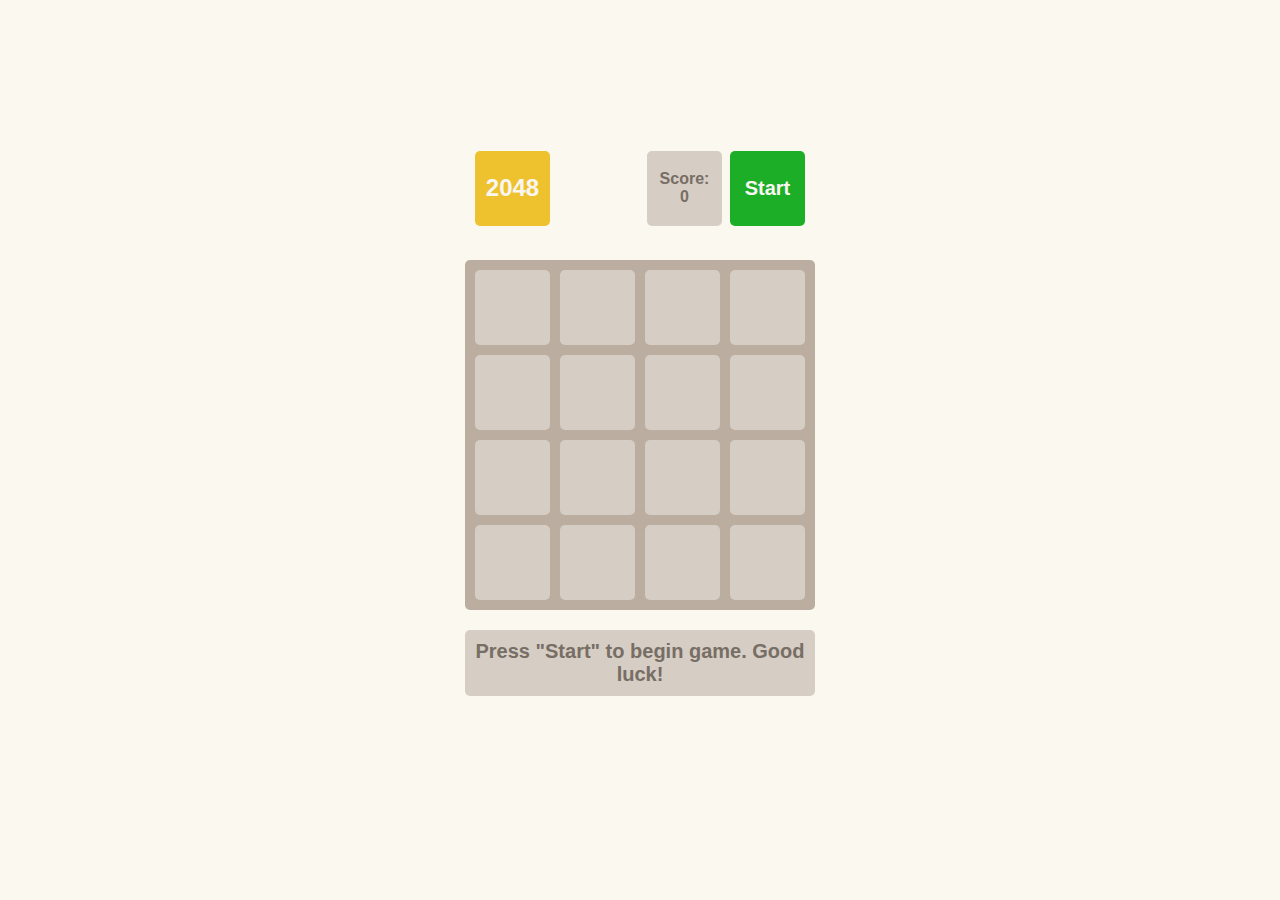
<file: index.html>
<!DOCTYPE html><html lang="en"><head><meta charset="UTF-8"><meta name="viewport" content="width=device-width, initial-scale=1.0"><title>2048</title><link rel="icon" href="2048.73e2ab72.svg"><link rel="stylesheet" href="main.0a7a7550.css"></head><body> <div class="container"> <div class="game-header"> <h1>2048</h1> <div class="controls"> <p class="info">Score: <span class="game-score">0</span></p> <button class="button start">Start</button> </div> </div> <table class="game-field"> <tbody> <tr class="field-row"> <td class="field-cell"></td> <td class="field-cell"></td> <td class="field-cell"></td> <td class="field-cell"></td> </tr> <tr class="field-row"> <td class="field-cell"></td> <td class="field-cell"></td> <td class="field-cell"></td> <td class="field-cell"></td> </tr> <tr class="field-row"> <td class="field-cell"></td> <td class="field-cell"></td> <td class="field-cell"></td> <td class="field-cell"></td> </tr> <tr class="field-row"> <td class="field-cell"></td> <td class="field-cell"></td> <td class="field-cell"></td> <td class="field-cell"></td> </tr> </tbody> </table> <div class="message-container"> <p class="message message-lose hidden">You lose! Restart the game?</p> <p class="message message-win hidden">Winner! Congrats! You did it!</p> <p class="message message-start"> Press "Start" to begin game. Good luck! </p> </div> </div> <script type="text/javascript" src="main.9bd2eb55.js"></script> </body></html>
</file>
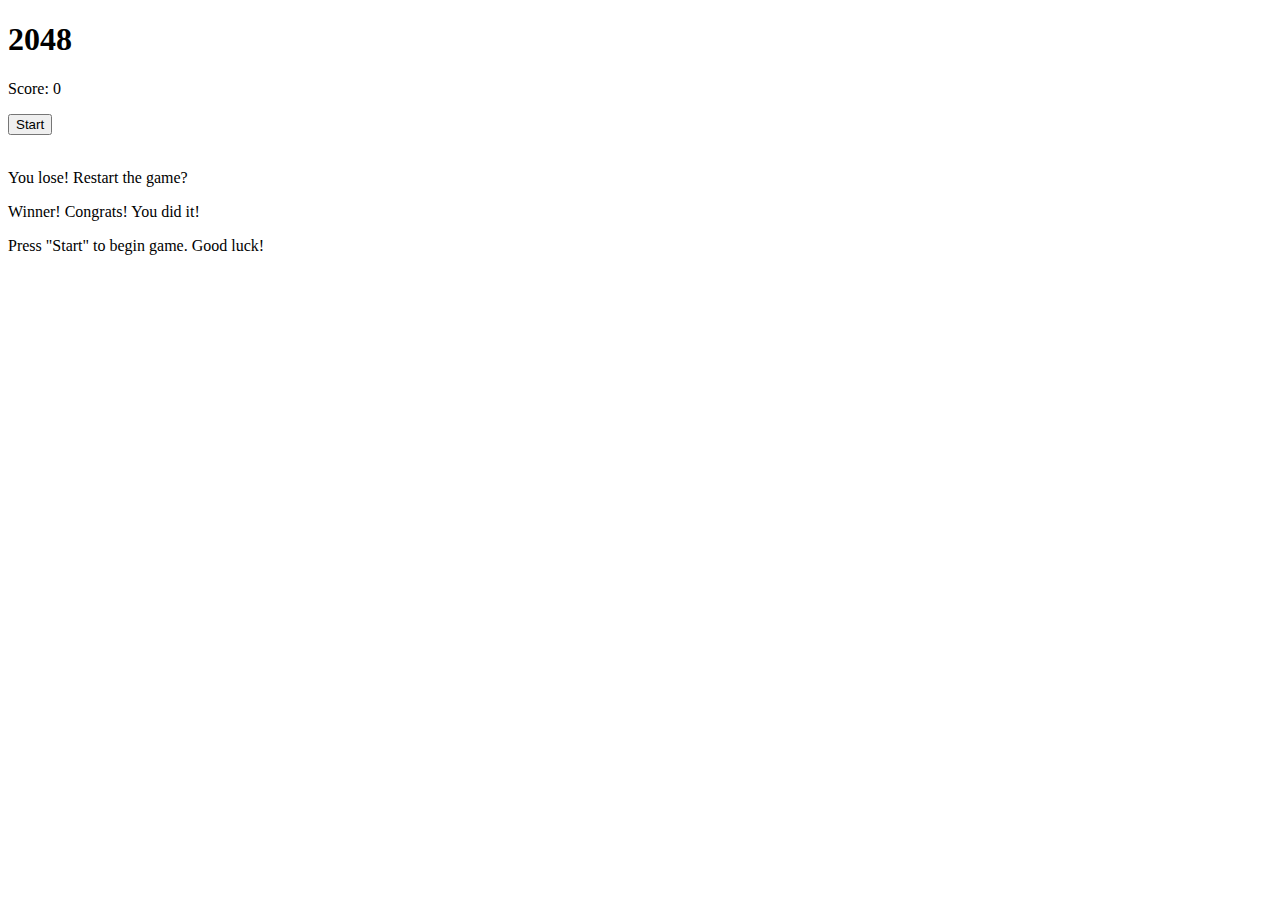
<file: src/index.html>
<!DOCTYPE html>
<html lang="en">
  <head>
    <meta charset="UTF-8">
    <meta name="viewport" content="width=device-width, initial-scale=1.0">
    <title>2048</title>
    <link rel="icon" href="./images/2048.svg">
    <link rel="stylesheet" href="./styles/main.scss">
  </head>
  <body>
    <div class="container">
      <div class="game-header">
        <h1>2048</h1>
        <div class="controls">
          <p class="info">Score: <span class="game-score">0</span></p>
          <button class="button start">Start</button>
        </div>
      </div>

      <table class="game-field">
        <tbody>
          <tr class="field-row">
            <td class="field-cell"></td>
            <td class="field-cell"></td>
            <td class="field-cell"></td>
            <td class="field-cell"></td>
          </tr>

          <tr class="field-row">
            <td class="field-cell"></td>
            <td class="field-cell"></td>
            <td class="field-cell"></td>
            <td class="field-cell"></td>
          </tr>

          <tr class="field-row">
            <td class="field-cell"></td>
            <td class="field-cell"></td>
            <td class="field-cell"></td>
            <td class="field-cell"></td>
          </tr>

          <tr class="field-row">
            <td class="field-cell"></td>
            <td class="field-cell"></td>
            <td class="field-cell"></td>
            <td class="field-cell"></td>
          </tr>
        </tbody>
      </table>

      <div class="message-container">
        <p class="message message-lose hidden">You lose! Restart the game?</p>
        <p class="message message-win hidden">Winner! Congrats! You did it!</p>
        <p class="message message-start">
          Press "Start" to begin game. Good luck!
        </p>
      </div>
    </div>
    <script type="text/javascript" src="scripts/main.js"></script>
  </body>
</html>
</file>
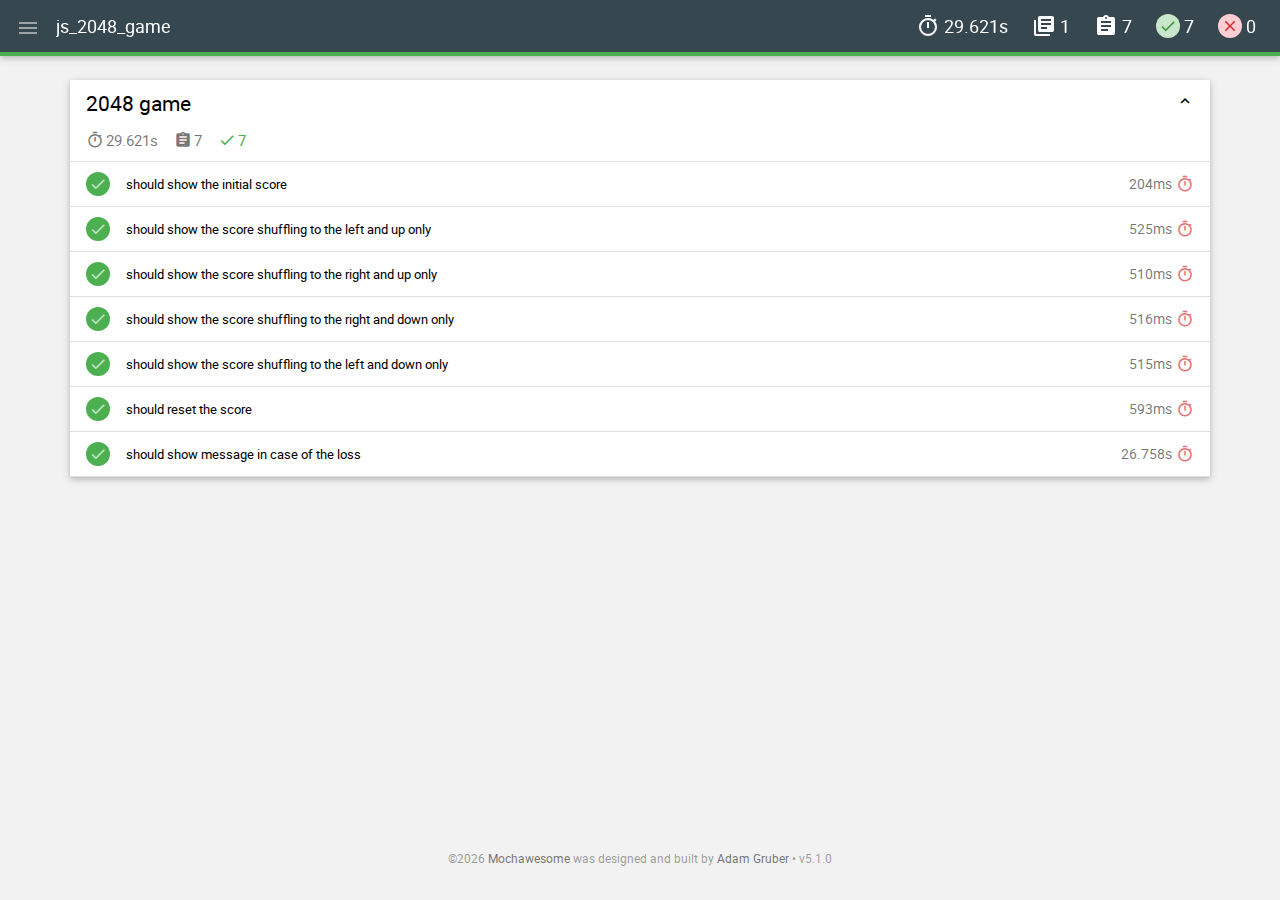
<file: reports/report.html>
<!doctype html>
<html lang="en"><head><meta charSet="utf-8"/><meta http-equiv="X-UA-Compatible" content="IE=edge"/><meta name="viewport" content="width=device-width, initial-scale=1"/><title>Mochawesome Report</title><link rel="stylesheet" href="assets\app.css"/></head><body data-raw="{&quot;stats&quot;:{&quot;suites&quot;:1,&quot;tests&quot;:7,&quot;passes&quot;:7,&quot;pending&quot;:0,&quot;failures&quot;:0,&quot;start&quot;:&quot;2023-10-03T12:51:24.434Z&quot;,&quot;end&quot;:&quot;2023-10-03T12:51:54.105Z&quot;,&quot;duration&quot;:29621,&quot;testsRegistered&quot;:7,&quot;passPercent&quot;:100,&quot;pendingPercent&quot;:0,&quot;other&quot;:0,&quot;hasOther&quot;:false,&quot;skipped&quot;:0,&quot;hasSkipped&quot;:false},&quot;results&quot;:[{&quot;uuid&quot;:&quot;a9f1de8e-6ad4-4aa9-8d75-a6c9b8a07dc5&quot;,&quot;title&quot;:&quot;&quot;,&quot;fullFile&quot;:&quot;cypress\\integration\\js2048Game.spec.js&quot;,&quot;file&quot;:&quot;cypress\\integration\\js2048Game.spec.js&quot;,&quot;beforeHooks&quot;:[],&quot;afterHooks&quot;:[],&quot;tests&quot;:[],&quot;suites&quot;:[{&quot;uuid&quot;:&quot;efd334ea-1a59-4285-8db4-b441a5cbff2f&quot;,&quot;title&quot;:&quot;2048 game&quot;,&quot;fullFile&quot;:&quot;&quot;,&quot;file&quot;:&quot;&quot;,&quot;beforeHooks&quot;:[],&quot;afterHooks&quot;:[],&quot;tests&quot;:[{&quot;title&quot;:&quot;should show the initial score&quot;,&quot;fullTitle&quot;:&quot;2048 game should show the initial score&quot;,&quot;timedOut&quot;:null,&quot;duration&quot;:204,&quot;state&quot;:&quot;passed&quot;,&quot;speed&quot;:&quot;slow&quot;,&quot;pass&quot;:true,&quot;fail&quot;:false,&quot;pending&quot;:false,&quot;context&quot;:null,&quot;code&quot;:&quot;cy.get(&#x27;.button.start&#x27;).click();\ncy.get(&#x27;.game-score&#x27;).should(&#x27;have.value&#x27;, &#x27;&#x27;);&quot;,&quot;err&quot;:{},&quot;uuid&quot;:&quot;d9ea4096-6886-4c31-ba5e-cd304159ecb9&quot;,&quot;parentUUID&quot;:&quot;efd334ea-1a59-4285-8db4-b441a5cbff2f&quot;,&quot;isHook&quot;:false,&quot;skipped&quot;:false},{&quot;title&quot;:&quot;should show the score shuffling to the left and up only&quot;,&quot;fullTitle&quot;:&quot;2048 game should show the score shuffling to the left and up only&quot;,&quot;timedOut&quot;:null,&quot;duration&quot;:525,&quot;state&quot;:&quot;passed&quot;,&quot;speed&quot;:&quot;slow&quot;,&quot;pass&quot;:true,&quot;fail&quot;:false,&quot;pending&quot;:false,&quot;context&quot;:null,&quot;code&quot;:&quot;cy.shuffleBoxes(&#x27;{leftArrow}&#x27;, &#x27;{upArrow}&#x27;, 3);\ncy.get(&#x27;.game-score&#x27;).invoke(&#x27;text&#x27;).then(parseFloat).should(&#x27;be.gt&#x27;, 1);&quot;,&quot;err&quot;:{},&quot;uuid&quot;:&quot;11101725-cc71-4ea1-9a1b-0b37fcac56b5&quot;,&quot;parentUUID&quot;:&quot;efd334ea-1a59-4285-8db4-b441a5cbff2f&quot;,&quot;isHook&quot;:false,&quot;skipped&quot;:false},{&quot;title&quot;:&quot;should show the score shuffling to the right and up only&quot;,&quot;fullTitle&quot;:&quot;2048 game should show the score shuffling to the right and up only&quot;,&quot;timedOut&quot;:null,&quot;duration&quot;:510,&quot;state&quot;:&quot;passed&quot;,&quot;speed&quot;:&quot;slow&quot;,&quot;pass&quot;:true,&quot;fail&quot;:false,&quot;pending&quot;:false,&quot;context&quot;:null,&quot;code&quot;:&quot;cy.shuffleBoxes(&#x27;{rightArrow}&#x27;, &#x27;{upArrow}&#x27;, 3);\ncy.get(&#x27;.game-score&#x27;).invoke(&#x27;text&#x27;).then(parseFloat).should(&#x27;be.gt&#x27;, 1);&quot;,&quot;err&quot;:{},&quot;uuid&quot;:&quot;f251aead-8060-4097-80f6-adb6c913387c&quot;,&quot;parentUUID&quot;:&quot;efd334ea-1a59-4285-8db4-b441a5cbff2f&quot;,&quot;isHook&quot;:false,&quot;skipped&quot;:false},{&quot;title&quot;:&quot;should show the score shuffling to the right and down only&quot;,&quot;fullTitle&quot;:&quot;2048 game should show the score shuffling to the right and down only&quot;,&quot;timedOut&quot;:null,&quot;duration&quot;:516,&quot;state&quot;:&quot;passed&quot;,&quot;speed&quot;:&quot;slow&quot;,&quot;pass&quot;:true,&quot;fail&quot;:false,&quot;pending&quot;:false,&quot;context&quot;:null,&quot;code&quot;:&quot;cy.shuffleBoxes(&#x27;{rightArrow}&#x27;, &#x27;{downArrow}&#x27;, 3);\ncy.get(&#x27;.game-score&#x27;).invoke(&#x27;text&#x27;).then(parseFloat).should(&#x27;be.gt&#x27;, 1);&quot;,&quot;err&quot;:{},&quot;uuid&quot;:&quot;7c4bb510-8795-40c6-868f-7039d4a87762&quot;,&quot;parentUUID&quot;:&quot;efd334ea-1a59-4285-8db4-b441a5cbff2f&quot;,&quot;isHook&quot;:false,&quot;skipped&quot;:false},{&quot;title&quot;:&quot;should show the score shuffling to the left and down only&quot;,&quot;fullTitle&quot;:&quot;2048 game should show the score shuffling to the left and down only&quot;,&quot;timedOut&quot;:null,&quot;duration&quot;:515,&quot;state&quot;:&quot;passed&quot;,&quot;speed&quot;:&quot;slow&quot;,&quot;pass&quot;:true,&quot;fail&quot;:false,&quot;pending&quot;:false,&quot;context&quot;:null,&quot;code&quot;:&quot;cy.shuffleBoxes(&#x27;{leftArrow}&#x27;, &#x27;{downArrow}&#x27;, 3);\ncy.get(&#x27;.game-score&#x27;).invoke(&#x27;text&#x27;).then(parseFloat).should(&#x27;be.gt&#x27;, 1);&quot;,&quot;err&quot;:{},&quot;uuid&quot;:&quot;babb09dc-c0cb-4239-8ce2-a82d49dc8425&quot;,&quot;parentUUID&quot;:&quot;efd334ea-1a59-4285-8db4-b441a5cbff2f&quot;,&quot;isHook&quot;:false,&quot;skipped&quot;:false},{&quot;title&quot;:&quot;should reset the score&quot;,&quot;fullTitle&quot;:&quot;2048 game should reset the score&quot;,&quot;timedOut&quot;:null,&quot;duration&quot;:593,&quot;state&quot;:&quot;passed&quot;,&quot;speed&quot;:&quot;slow&quot;,&quot;pass&quot;:true,&quot;fail&quot;:false,&quot;pending&quot;:false,&quot;context&quot;:null,&quot;code&quot;:&quot;cy.shuffleBoxes(&#x27;{leftArrow}&#x27;, &#x27;{downArrow}&#x27;, 3);\ncy.get(&#x27;.game-score&#x27;).invoke(&#x27;text&#x27;).then(parseFloat).should(&#x27;be.gt&#x27;, 1);\ncy.get(&#x27;.button.restart&#x27;).click();\ncy.get(&#x27;.game-score&#x27;).should(&#x27;have.value&#x27;, &#x27;&#x27;);&quot;,&quot;err&quot;:{},&quot;uuid&quot;:&quot;cf47ce5a-8dbc-4cf2-8b89-b8b13165b4f6&quot;,&quot;parentUUID&quot;:&quot;efd334ea-1a59-4285-8db4-b441a5cbff2f&quot;,&quot;isHook&quot;:false,&quot;skipped&quot;:false},{&quot;title&quot;:&quot;should show message in case of the loss&quot;,&quot;fullTitle&quot;:&quot;2048 game should show message in case of the loss&quot;,&quot;timedOut&quot;:null,&quot;duration&quot;:26758,&quot;state&quot;:&quot;passed&quot;,&quot;speed&quot;:&quot;slow&quot;,&quot;pass&quot;:true,&quot;fail&quot;:false,&quot;pending&quot;:false,&quot;context&quot;:null,&quot;code&quot;:&quot;cy.get(&#x27;.button.start&#x27;).click();\nfor (var n = 0; n &lt; 100; n++) {\n  cy.get(&#x27;body&#x27;).type(&#x27;{rightArrow}&#x27;);\n  cy.get(&#x27;body&#x27;).type(&#x27;{downArrow}&#x27;);\n  cy.get(&#x27;body&#x27;).type(&#x27;{leftArrow}&#x27;);\n  cy.get(&#x27;body&#x27;).type(&#x27;{upArrow}&#x27;);\n}\ncy.contains(&#x27;You lose! Restart the game?&#x27;).should(&#x27;be.visible&#x27;);&quot;,&quot;err&quot;:{},&quot;uuid&quot;:&quot;63d82822-84d2-4a80-ac15-53ccf161dbe8&quot;,&quot;parentUUID&quot;:&quot;efd334ea-1a59-4285-8db4-b441a5cbff2f&quot;,&quot;isHook&quot;:false,&quot;skipped&quot;:false}],&quot;suites&quot;:[],&quot;passes&quot;:[&quot;d9ea4096-6886-4c31-ba5e-cd304159ecb9&quot;,&quot;11101725-cc71-4ea1-9a1b-0b37fcac56b5&quot;,&quot;f251aead-8060-4097-80f6-adb6c913387c&quot;,&quot;7c4bb510-8795-40c6-868f-7039d4a87762&quot;,&quot;babb09dc-c0cb-4239-8ce2-a82d49dc8425&quot;,&quot;cf47ce5a-8dbc-4cf2-8b89-b8b13165b4f6&quot;,&quot;63d82822-84d2-4a80-ac15-53ccf161dbe8&quot;],&quot;failures&quot;:[],&quot;pending&quot;:[],&quot;skipped&quot;:[],&quot;duration&quot;:29621,&quot;root&quot;:false,&quot;rootEmpty&quot;:false,&quot;_timeout&quot;:2000}],&quot;passes&quot;:[],&quot;failures&quot;:[],&quot;pending&quot;:[],&quot;skipped&quot;:[],&quot;duration&quot;:0,&quot;root&quot;:true,&quot;rootEmpty&quot;:true,&quot;_timeout&quot;:2000}],&quot;meta&quot;:{&quot;mocha&quot;:{&quot;version&quot;:&quot;7.0.1&quot;},&quot;mochawesome&quot;:{&quot;options&quot;:{&quot;quiet&quot;:false,&quot;reportFilename&quot;:&quot;mochawesome&quot;,&quot;saveHtml&quot;:false,&quot;saveJson&quot;:true,&quot;consoleReporter&quot;:&quot;spec&quot;,&quot;useInlineDiffs&quot;:false,&quot;code&quot;:true},&quot;version&quot;:&quot;6.2.1&quot;},&quot;marge&quot;:{&quot;options&quot;:{&quot;reportDir&quot;:&quot;raw_reports&quot;,&quot;overwrite&quot;:false,&quot;html&quot;:false,&quot;json&quot;:true},&quot;version&quot;:&quot;5.1.0&quot;}}}" data-config="{&quot;reportFilename&quot;:&quot;report&quot;,&quot;reportDir&quot;:&quot;C:\\Users\\MrPogoreniym\\projects\\js_2048_game\\reports&quot;,&quot;reportTitle&quot;:&quot;js_2048_game&quot;,&quot;reportPageTitle&quot;:&quot;Mochawesome Report&quot;,&quot;inline&quot;:false,&quot;inlineAssets&quot;:false,&quot;cdn&quot;:false,&quot;charts&quot;:false,&quot;enableCharts&quot;:false,&quot;code&quot;:true,&quot;enableCode&quot;:true,&quot;autoOpen&quot;:false,&quot;overwrite&quot;:true,&quot;timestamp&quot;:false,&quot;ts&quot;:false,&quot;showPassed&quot;:true,&quot;showFailed&quot;:true,&quot;showPending&quot;:true,&quot;showSkipped&quot;:false,&quot;showHooks&quot;:&quot;failed&quot;,&quot;saveJson&quot;:false,&quot;saveHtml&quot;:true,&quot;dev&quot;:false,&quot;assetsDir&quot;:&quot;C:\\Users\\MrPogoreniym\\projects\\js_2048_game\\reports\\assets&quot;,&quot;htmlFile&quot;:&quot;C:\\Users\\MrPogoreniym\\projects\\js_2048_game\\reports\\report.html&quot;}"><div id="report"></div><script src="assets\app.js"></script></body></html>
</file>
<file: main.0a7a7550.css>
body{margin:0;display:flex;align-items:center;justify-content:center;min-height:100vh;background:#fbf8ef;font-family:sans-serif;font-size:24px;font-weight:900}.field-cell{background:#d6cdc4;width:75px;height:75px;border-radius:5px;color:#776e65;box-sizing:border-box;text-align:center;vertical-align:center;user-select:none;transition:all .15s ease}.field-cell--2{background:#eee4da;animation:cellCombined .15s}.field-cell--4{background:#ede0c8;animation:cellCombined .15s}.field-cell--8{background:#f2b179}.field-cell--8,.field-cell--16{color:#f9f6f2;animation:cellCombined .15s}.field-cell--16{background:#f59563}.field-cell--32{background:#f67c5f}.field-cell--32,.field-cell--64{color:#f9f6f2;animation:cellCombined .15s}.field-cell--64{background:#f65e3b}.field-cell--128{background:#edcf72}.field-cell--128,.field-cell--256{color:#f9f6f2;animation:cellCombined .15s}.field-cell--256{background:#edcc61}.field-cell--512{background:#edc850}.field-cell--512,.field-cell--1024{color:#f9f6f2;animation:cellCombined .15s}.field-cell--1024{background:#edc53f}.field-cell--2048{background:#edc22e;color:#f9f6f2;animation:cellCombined .15s}@keyframes cellCombined{0%{transform:scale(1)}50%{transform:scale(1.1)}to{transform:scale(1)}}.game-field{background:#bbada0;border-spacing:10px;border-radius:5px}.game-header{display:flex;width:100%;justify-content:space-between;margin-bottom:24px;padding:10px;box-sizing:border-box}h1{background:#edc22e;color:#f9f6f2;font-size:24px;margin:0}.info,h1{width:75px;height:75px;border-radius:5px;display:flex;align-items:center;justify-content:center;box-sizing:border-box}.info{flex-direction:column;background:#d6cdc4;color:#776e65;font-size:16px;margin:0 8px 0 0}.controls{display:flex}.button{border:none;border-radius:5px;cursor:pointer;color:#f9f6f2;font-family:sans-serif;font-weight:700;font-size:16px;width:75px;height:75px;transition:background .25s ease}.start{background:#1dae28;font-size:20px}.start:hover{background:#179921}.restart{background:#f1b2b2}.restart:hover{background:#f87474}.message{box-sizing:border-box;width:100%;background:#d6cdc4;color:#776e65;padding:10px;text-align:center;border-radius:5px;font-size:20px}.hidden{display:none}.container{display:flex;flex-direction:column;align-items:center;width:350px}.message-win{background:#edc22e;color:#f9f6f2}.message-container{width:100%;height:150px}
/*# sourceMappingURL=main.0a7a7550.css.map */
</file>
